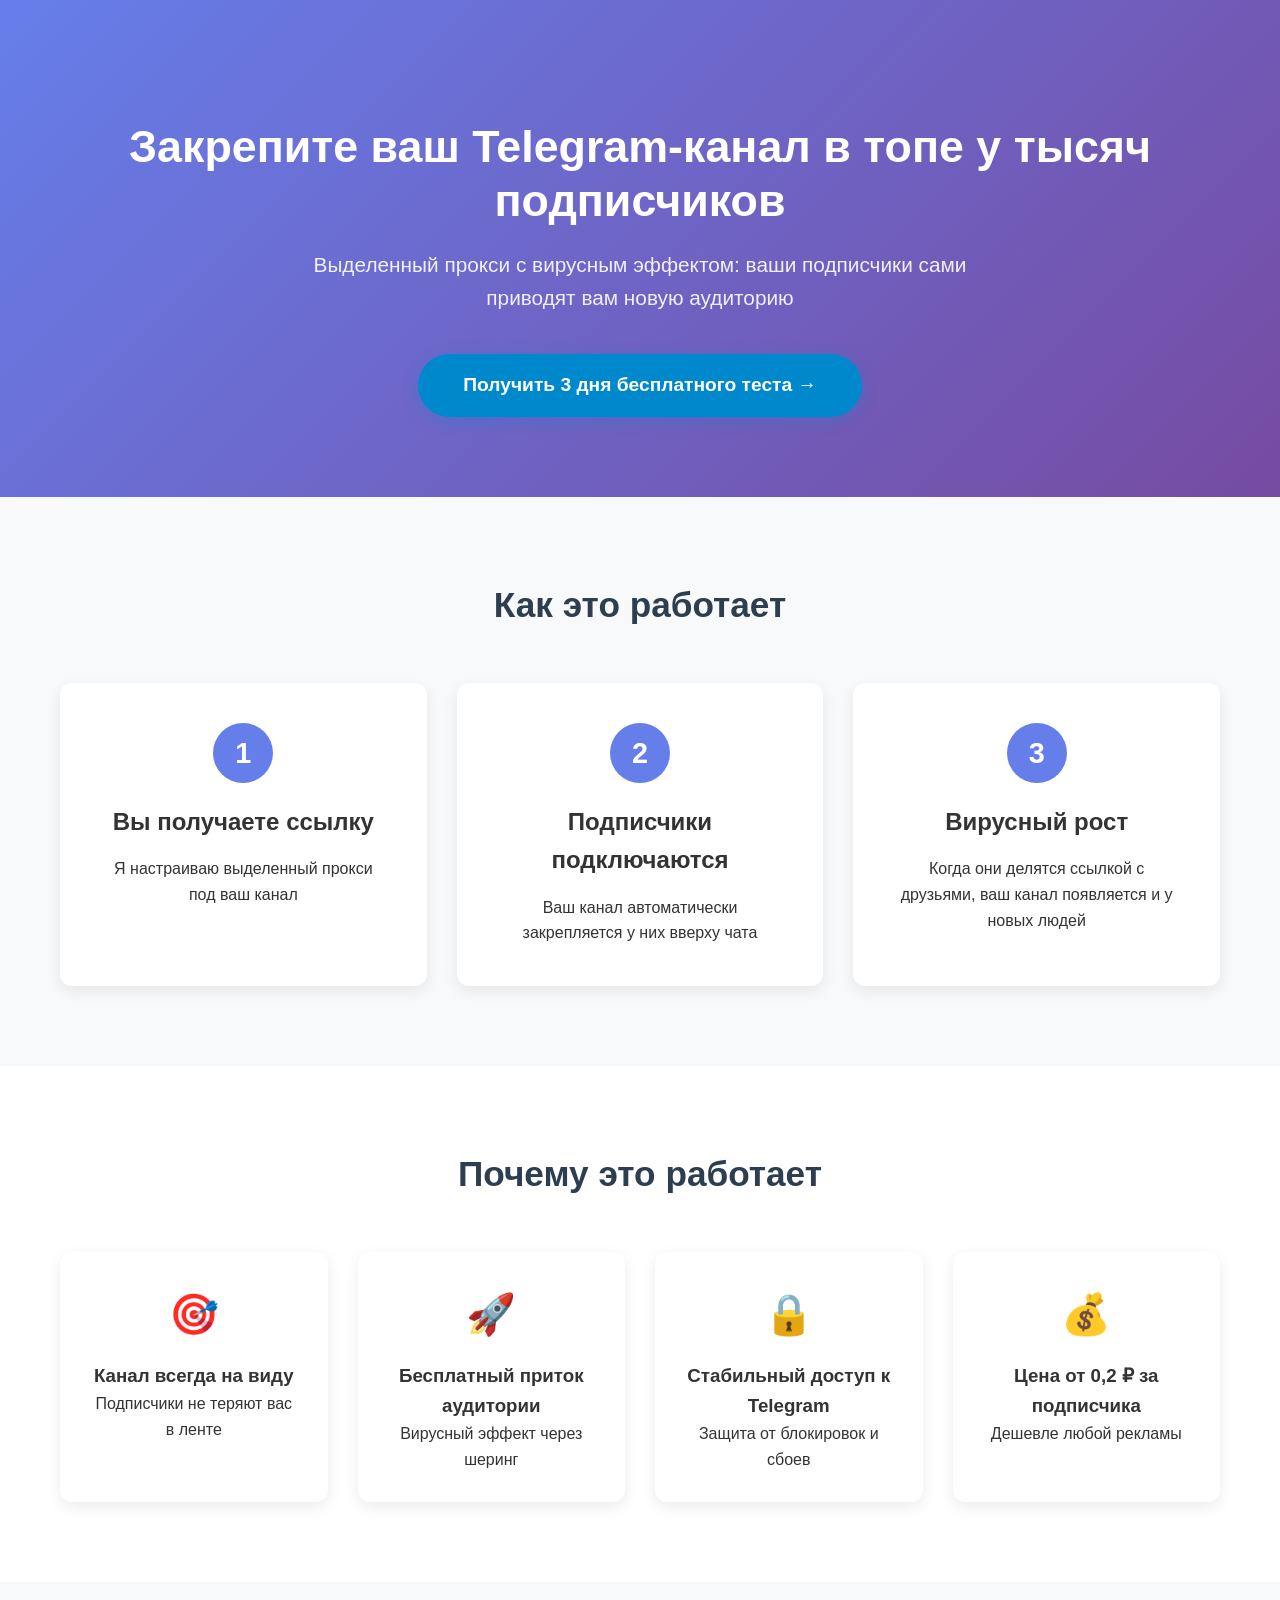
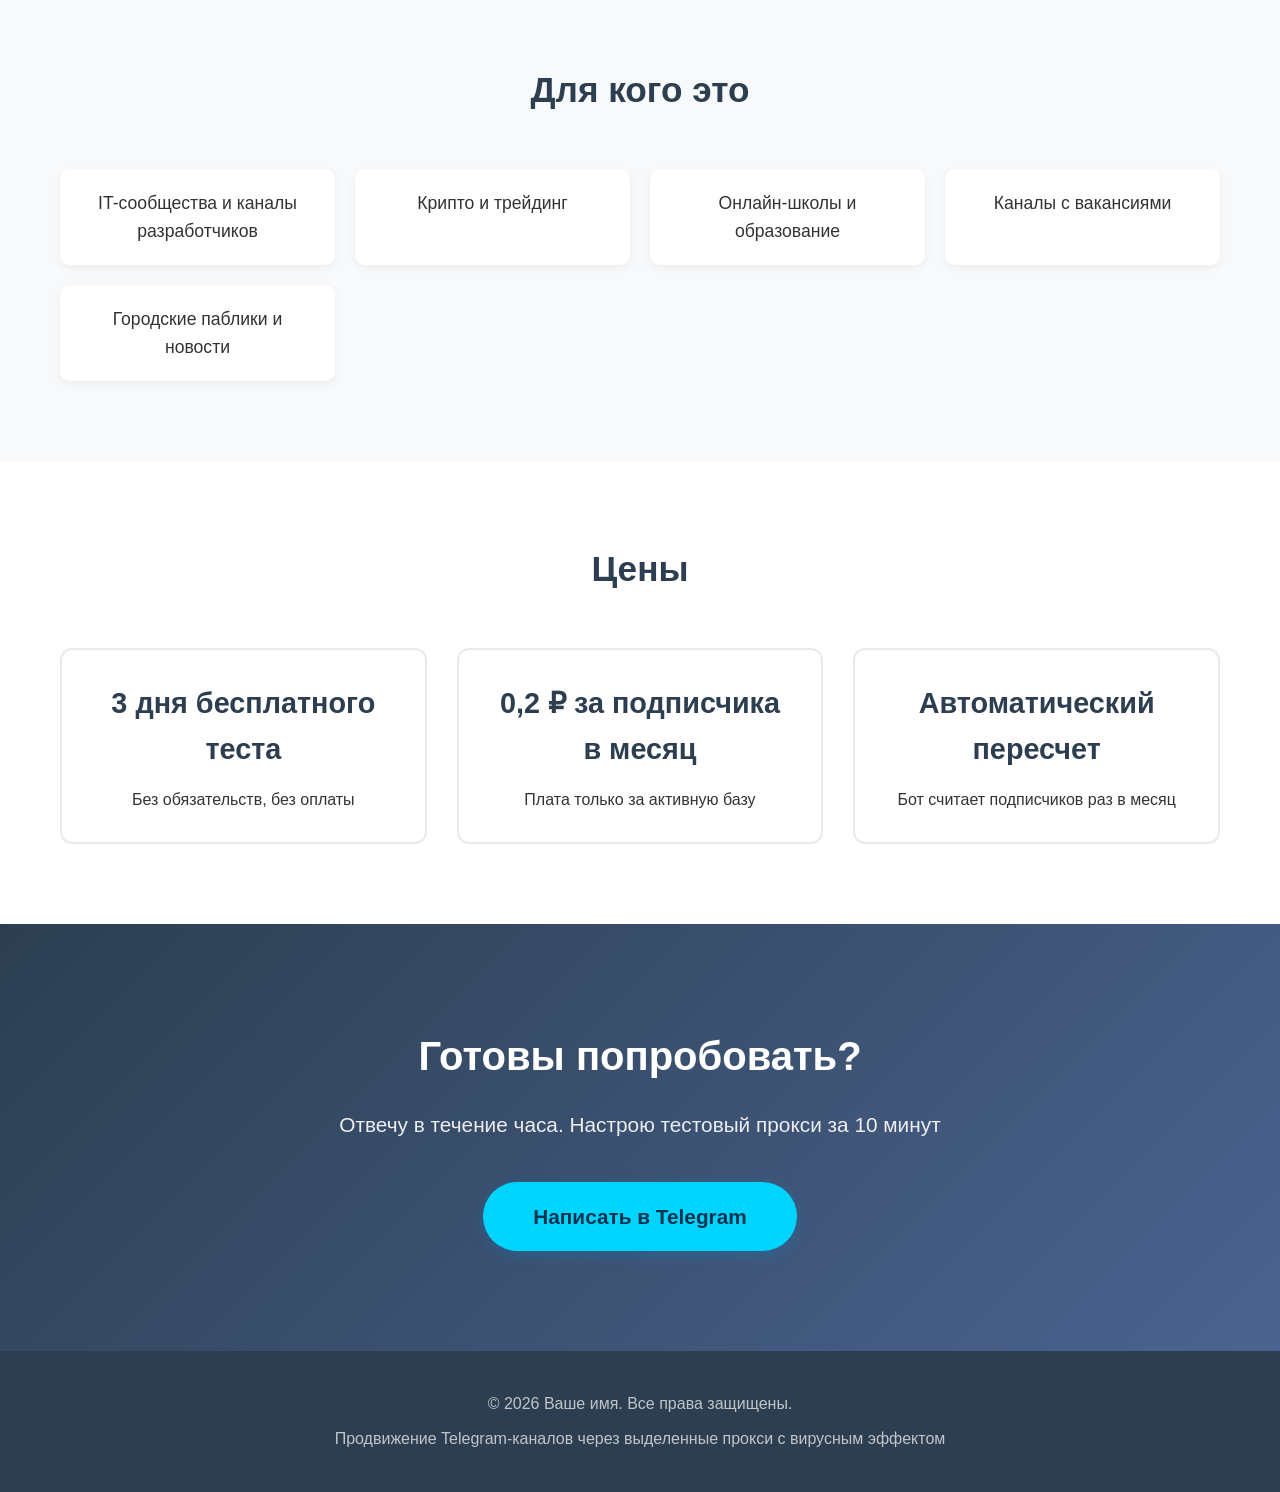
<file: index.html>
<!DOCTYPE html>
<html lang="ru">
<head>
    <meta charset="UTF-8">
    <meta name="viewport" content="width=device-width, initial-scale=1.0">
    <meta name="description" content="Выделенный прокси для Telegram-каналов с автозакреплением. Вирусный рост аудитории от 0,2₽ за подписчика. Тест 3 дня бесплатно!">
    <meta name="keywords" content="MTProto прокси, Telegram прокси, закрепление канала, продвижение Telegram, вирусный рост, прокси для админов">
    <meta name="author" content="Ваше имя">
    <meta property="og:title" content="MTProto прокси для Telegram | Закрепите канал в топе | 3 дня бесплатно">
    <meta property="og:description" content="Выделенный прокси для Telegram-каналов с автозакреплением. Вирусный рост аудитории от 0,2₽ за подписчика. Тест 3 дня бесплатно!">
    <meta property="og:url" content="https://no-name-code-bit.github.io/">
    <meta property="og:type" content="website">
    <meta name="twitter:card" content="summary_large_image">
    <meta name="twitter:title" content="MTProto прокси для Telegram | Закрепите канал в топе | 3 дня бесплатно">
    <meta name="twitter:description" content="Выделенный прокси для Telegram-каналов с автозакреплением. Вирусный рост аудитории от 0,2₽ за подписчика. Тест 3 дня бесплатно!">
    <meta name="yandex-verification" content="541fe4e9123bd5da" />
    <title>MTProto прокси для Telegram | Закрепите канал в топе | 3 дня бесплатно</title>
    <link rel="icon" type="image/png" href="favicon-96x96.png" sizes="96x96" />
    <link rel="icon" type="image/svg+xml" href="favicon.svg" />
    <link rel="shortcut icon" href="favicon.ico" />
    <link rel="apple-touch-icon" sizes="180x180" href="apple-touch-icon.png" />
    <link rel="manifest" href="site.webmanifest" />
    <link rel="stylesheet" href="styles.css">
</head>
<body>
    <!-- Hero Section -->
    <section class="hero">
        <div class="container">
            <h1>Закрепите ваш Telegram-канал в топе у тысяч подписчиков</h1>
            <p class="subtitle">Выделенный прокси с вирусным эффектом: ваши подписчики сами приводят вам новую аудиторию</p>
            <a href="https://t.me/ana1sage" class="btn">Получить 3 дня бесплатного теста →</a>
        </div>
    </section>

    <!-- How It Works -->
    <section class="section">
        <div class="container">
            <h2 class="section-title">Как это работает</h2>
            <div class="steps">
                <div class="step">
                    <div class="step-number">1</div>
                    <h3>Вы получаете ссылку</h3>
                    <p>Я настраиваю выделенный прокси под ваш канал</p>
                </div>
                <div class="step">
                    <div class="step-number">2</div>
                    <h3>Подписчики подключаются</h3>
                    <p>Ваш канал автоматически закрепляется у них вверху чата</p>
                </div>
                <div class="step">
                    <div class="step-number">3</div>
                    <h3>Вирусный рост</h3>
                    <p>Когда они делятся ссылкой с друзьями, ваш канал появляется и у новых людей</p>
                </div>
            </div>
        </div>
    </section>

    <!-- Benefits -->
    <section class="section bg-light">
        <div class="container">
            <h2 class="section-title">Почему это работает</h2>
            <div class="benefits">
                <div class="benefit-card">
                    <div class="benefit-icon">🎯</div>
                    <h3>Канал всегда на виду</h3>
                    <p>Подписчики не теряют вас в ленте</p>
                </div>
                <div class="benefit-card">
                    <div class="benefit-icon">🚀</div>
                    <h3>Бесплатный приток аудитории</h3>
                    <p>Вирусный эффект через шеринг</p>
                </div>
                <div class="benefit-card">
                    <div class="benefit-icon">🔒</div>
                    <h3>Стабильный доступ к Telegram</h3>
                    <p>Защита от блокировок и сбоев</p>
                </div>
                <div class="benefit-card">
                    <div class="benefit-icon">💰</div>
                    <h3>Цена от 0,2 ₽ за подписчика</h3>
                    <p>Дешевле любой рекламы</p>
                </div>
            </div>
        </div>
    </section>

    <!-- Target Audience -->
    <section class="section">
        <div class="container">
            <h2 class="section-title">Для кого это</h2>
            <div class="audience">
                <div class="audience-item">IT-сообщества и каналы разработчиков</div>
                <div class="audience-item">Крипто и трейдинг</div>
                <div class="audience-item">Онлайн-школы и образование</div>
                <div class="audience-item">Каналы с вакансиями</div>
                <div class="audience-item">Городские паблики и новости</div>
            </div>
        </div>
    </section>

    <!-- Pricing -->
    <section class="section bg-light">
        <div class="container">
            <h2 class="section-title">Цены</h2>
            <div class="pricing">
                <div class="price-card">
                    <h3>3 дня бесплатного теста</h3>
                    <p>Без обязательств, без оплаты</p>
                </div>
                <div class="price-card">
                    <h3>0,2 ₽ за подписчика в месяц</h3>
                    <p>Плата только за активную базу</p>
                </div>
                <div class="price-card">
                    <h3>Автоматический пересчет</h3>
                    <p>Бот считает подписчиков раз в месяц</p>
                </div>
            </div>
        </div>
    </section>

    <!-- CTA -->
    <section class="cta-section">
        <div class="container">
            <h2 class="cta-title">Готовы попробовать?</h2>
            <p class="cta-subtitle">Отвечу в течение часа. Настрою тестовый прокси за 10 минут</p>
            <a href="https://t.me/ana1sage" class="btn cta-btn">Написать в Telegram</a>
        </div>
    </section>

    <!-- Footer -->
    <footer class="footer">
        <div class="container">
            <p>© 2026 Ваше имя. Все права защищены.</p>
            <p>Продвижение Telegram-каналов через выделенные прокси с вирусным эффектом</p>
        </div>
    </footer>

    <!-- Yandex.Metrika counter -->
<script type="text/javascript">
    (function(m,e,t,r,i,k,a){
        m[i]=m[i]||function(){(m[i].a=m[i].a||[]).push(arguments)};
        m[i].l=1*new Date();
        for (var j = 0; j < document.scripts.length; j++) {if (document.scripts[j].src === r) { return; }}
        k=e.createElement(t),a=e.getElementsByTagName(t)[0],k.async=1,k.src=r,a.parentNode.insertBefore(k,a)
    })(window, document,'script','https://mc.yandex.ru/metrika/tag.js?id=110892298', 'ym');

    ym(110892298, 'init', {ssr:true, clickmap:true, ecommerce:"dataLayer", referrer: document.referrer, url: location.href, accurateTrackBounce:true, trackLinks:true});
</script>
<noscript><div><img src="https://mc.yandex.ru/watch/110892298" style="position:absolute; left:-9999px;" alt="" /></div></noscript>
<!-- /Yandex.Metrika counter -->
</body>
</html>
</file>
<file: styles.css>
/* Reset & Base Styles */
* {
    margin: 0;
    padding: 0;
    box-sizing: border-box;
}

body {
    font-family: -apple-system, BlinkMacSystemFont, 'Segoe UI', Roboto, sans-serif;
    line-height: 1.6;
    color: #333;
    background-color: #f8f9fa;
}

.container {
    max-width: 1200px;
    margin: 0 auto;
    padding: 0 20px;
}

/* Hero Section */
.hero {
    background: linear-gradient(135deg, #667eea 0%, #764ba2 100%);
    color: white;
    padding: 120px 0 80px;
    text-align: center;
}

.hero h1 {
    font-size: 2.8rem;
    margin-bottom: 20px;
    line-height: 1.2;
}

.hero .subtitle {
    font-size: 1.3rem;
    margin-bottom: 40px;
    opacity: 0.9;
    max-width: 700px;
    margin-left: auto;
    margin-right: auto;
}

.btn {
    display: inline-block;
    background: #0088cc;
    color: white;
    padding: 16px 45px;
    text-decoration: none;
    border-radius: 50px;
    font-size: 1.2rem;
    font-weight: 600;
    transition: all 0.3s ease;
    box-shadow: 0 4px 15px rgba(0, 136, 204, 0.3);
}

.btn:hover {
    transform: translateY(-3px);
    box-shadow: 0 6px 20px rgba(0, 136, 204, 0.4);
    background: #0077b6;
}

/* Sections */
.section {
    padding: 80px 0;
}

.bg-light {
    background-color: #ffffff;
}

.section-title {
    text-align: center;
    font-size: 2.2rem;
    margin-bottom: 50px;
    color: #2c3e50;
}

/* How It Works */
.steps {
    display: grid;
    grid-template-columns: repeat(auto-fit, minmax(300px, 1fr));
    gap: 30px;
}

.step {
    background: white;
    padding: 40px;
    border-radius: 12px;
    text-align: center;
    box-shadow: 0 5px 15px rgba(0, 0, 0, 0.08);
    transition: transform 0.3s ease;
}

.step:hover {
    transform: translateY(-10px);
}

.step-number {
    background: #667eea;
    color: white;
    width: 60px;
    height: 60px;
    border-radius: 50%;
    display: flex;
    align-items: center;
    justify-content: center;
    margin: 0 auto 20px;
    font-size: 1.8rem;
    font-weight: bold;
}

.step h3 {
    margin-bottom: 15px;
    font-size: 1.5rem;
}

/* Benefits */
.benefits {
    display: grid;
    grid-template-columns: repeat(auto-fit, minmax(250px, 1fr));
    gap: 30px;
}

.benefit-card {
    background: white;
    padding: 30px;
    border-radius: 12px;
    text-align: center;
    box-shadow: 0 5px 15px rgba(0, 0, 0, 0.08);
    transition: all 0.3s ease;
}

.benefit-card:hover {
    transform: translateY(-5px);
    box-shadow: 0 8px 25px rgba(0, 0, 0, 0.12);
}

.benefit-icon {
    font-size: 2.5rem;
    margin-bottom: 15px;
    color: #667eea;
}

/* Target Audience */
.audience {
    display: grid;
    grid-template-columns: repeat(auto-fit, minmax(250px, 1fr));
    gap: 20px;
}

.audience-item {
    background: white;
    padding: 20px;
    border-radius: 10px;
    text-align: center;
    font-size: 1.1rem;
    box-shadow: 0 3px 10px rgba(0, 0, 0, 0.05);
}

/* Pricing */
.pricing {
    display: grid;
    grid-template-columns: repeat(auto-fit, minmax(250px, 1fr));
    gap: 30px;
}

.price-card {
    background: white;
    padding: 30px;
    border-radius: 12px;
    text-align: center;
    border: 2px solid #eaeaea;
    transition: all 0.3s ease;
}

.price-card:hover {
    border-color: #667eea;
    transform: scale(1.03);
}

.price-card h3 {
    font-size: 1.8rem;
    margin-bottom: 15px;
    color: #2c3e50;
}

/* CTA Section */
.cta-section {
    background: linear-gradient(135deg, #2c3e50 0%, #4a6491 100%);
    color: white;
    padding: 100px 0;
    text-align: center;
}

.cta-title {
    font-size: 2.5rem;
    margin-bottom: 20px;
}

.cta-subtitle {
    font-size: 1.3rem;
    opacity: 0.9;
    max-width: 700px;
    margin: 0 auto;
    margin-bottom: 40px;
}

.cta-btn {
    background: #00d4ff;
    color: #00334d;
    font-weight: bold;
    padding: 18px 50px;
    font-size: 1.3rem;
}

.cta-btn:hover {
    background: #00b3e6;
    transform: translateY(-3px);
}

/* Footer */
.footer {
    background: #2c3e50;
    color: white;
    padding: 30px 0;
    text-align: center;
}

.footer p {
    margin: 10px 0;
    opacity: 0.7;
}

/* Responsive Design */
@media (max-width: 768px) {
    .hero h1 {
        font-size: 2.2rem;
    }
    
    .hero .subtitle {
        font-size: 1.1rem;
    }
    
    .section-title {
        font-size: 1.8rem;
    }
    
    .btn {
        padding: 14px 35px;
        font-size: 1rem;
    }
}

@media (max-width: 480px) {
    .hero h1 {
        font-size: 1.8rem;
    }
    
    .hero .subtitle {
        font-size: 1rem;
    }
    
    .section-title {
        font-size: 1.6rem;
    }
    
    .step-number {
        width: 50px;
        height: 50px;
        font-size: 1.5rem;
    }
    
    .btn, .cta-btn {
        padding: 12px 25px;
        font-size: 0.9rem;
    }
}
</file>
